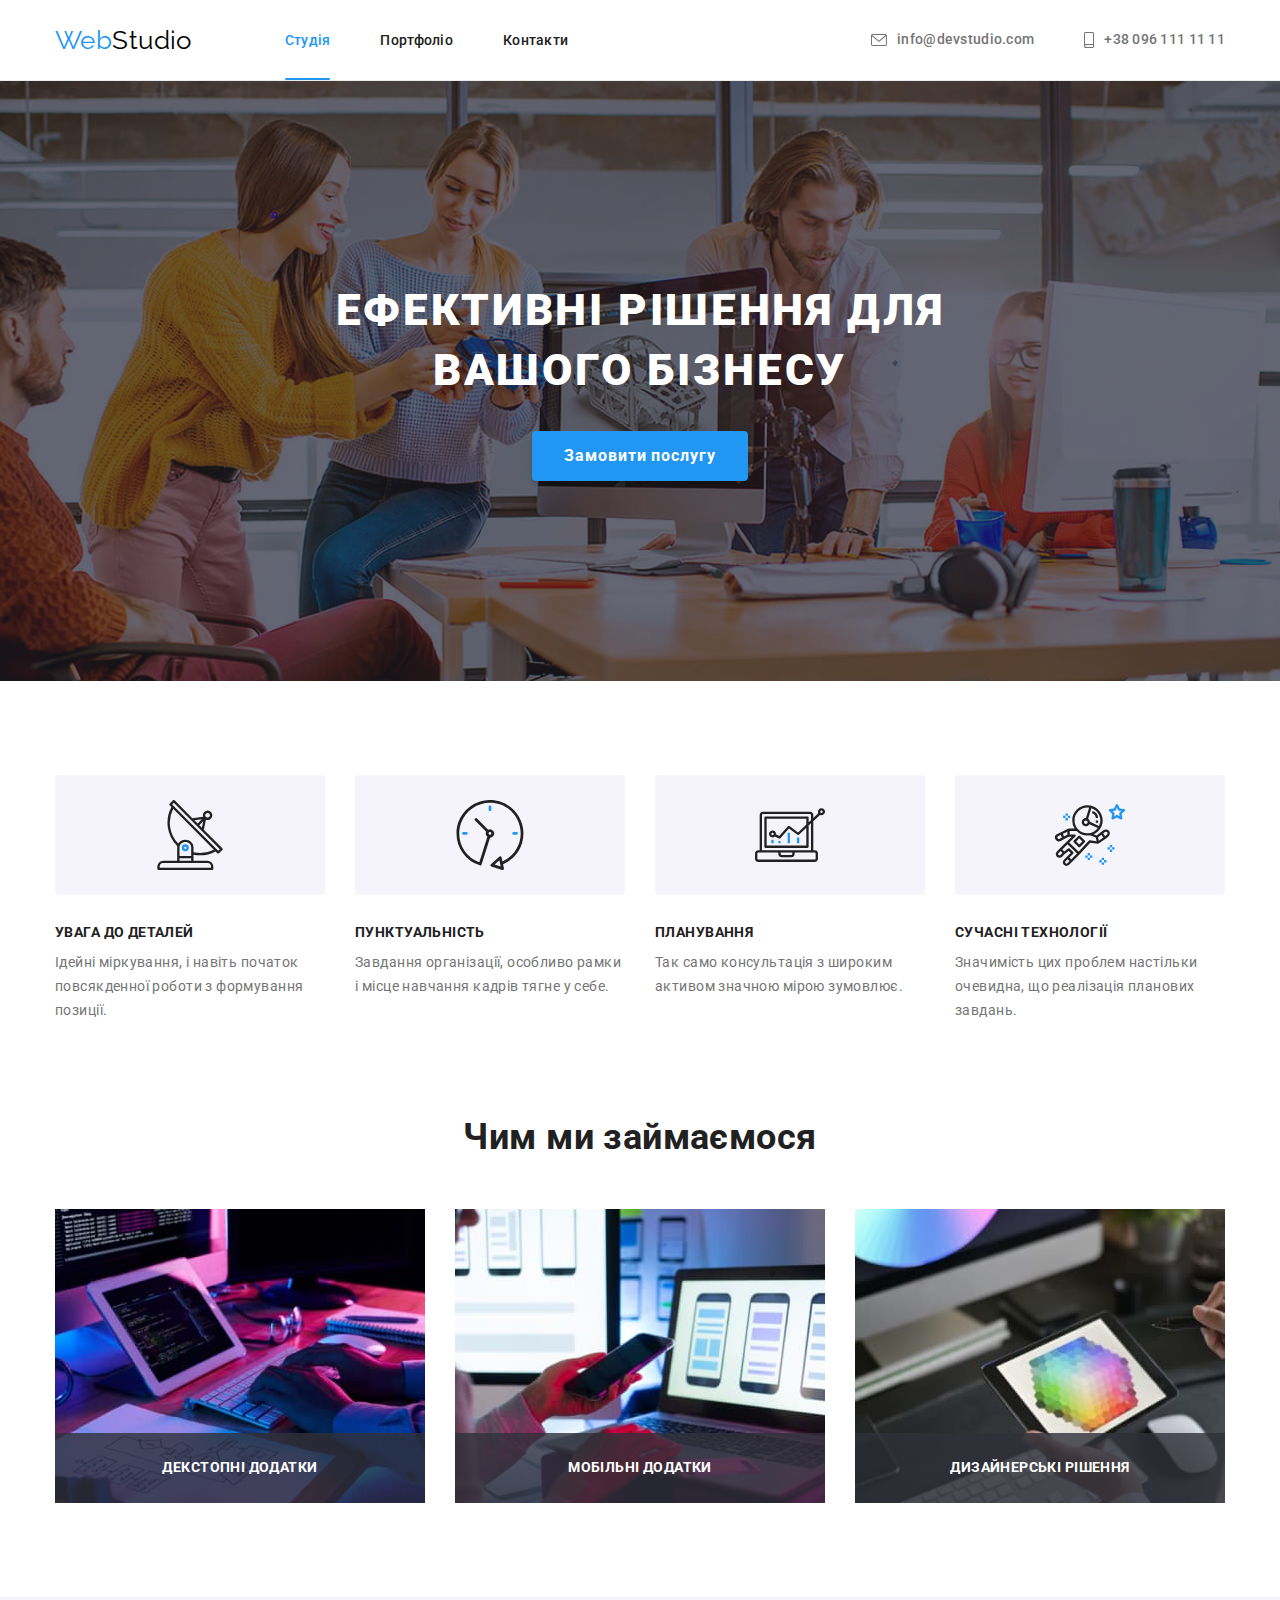
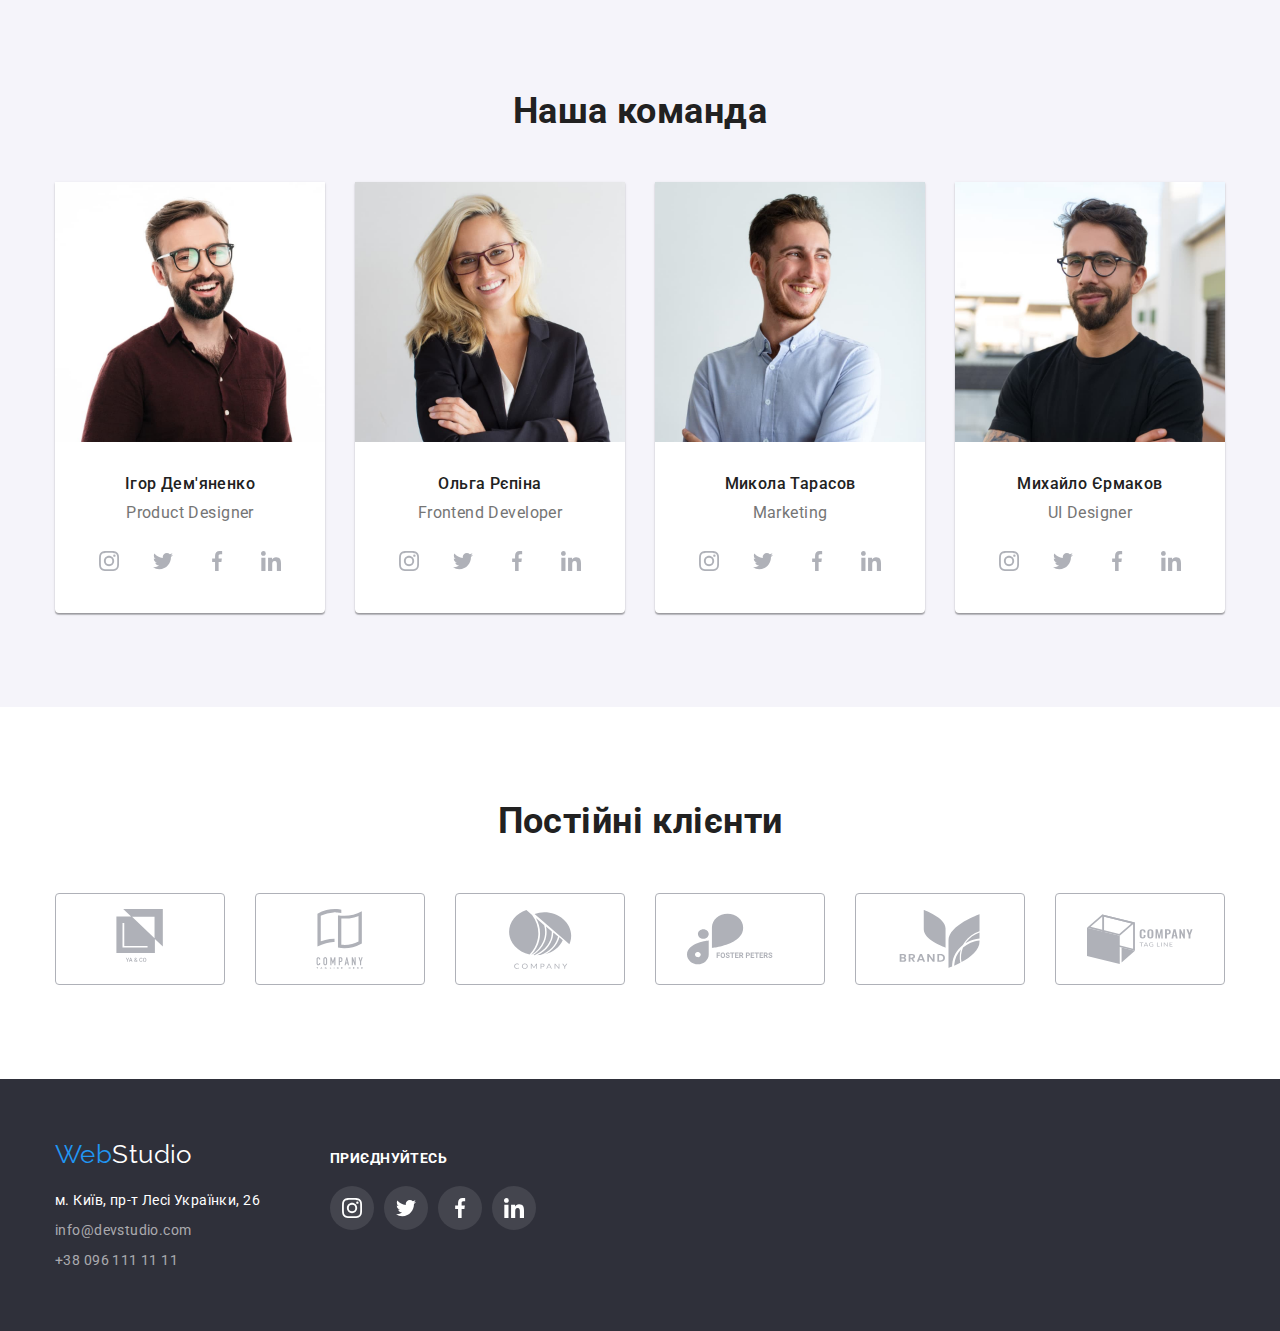
<file: index.html>
<!DOCTYPE html>
<html lang="uk">
  <head>
    <meta charset="utf-8" />
    <meta http-equiv="x-ua-compatible" content="ie=edge" />
    <meta name="viewport" content="width=device-width, initial-scale=1.0" />
    <title>WebStudio</title>

    <link rel="preconnect" href="https://fonts.googleapis.com" />
    <link rel="preconnect" href="https://fonts.gstatic.com" crossorigin />
    <link
      href="https://fonts.googleapis.com/css2?family=Raleway:wght@700&family=Roboto:wght@400;500;700;900&display=swap"
      rel="stylesheet"
    />
    <link
      rel="stylesheet"
      href="https://cdnjs.cloudflare.com/ajax/libs/modern-normalize/1.1.0/modern-normalize.min.css"
    />
    <link rel="stylesheet" href="./css/styles.css" />
  </head>
  <body class="body">
    <header class="header">
      <div class="container main-menu">
        <nav class="nav-menu">
          <a href="./index.html" class="logo"
            >Web<span class="logo-studio">Studio</span></a
          >
          <ul class="site-nav list">
            <li class="item">
              <a href="./index.html" class="link nav-studio current">Студія</a>
            </li>
            <li class="item">
              <a href="./portfolio.html" class="link">Портфоліо</a>
            </li>
            <li class="item"><a href="" class="link">Контакти</a></li>
          </ul>
        </nav>
        <ul class="contacts list">
          <li class="item">
            <a class="contacts-global-icon" href="mailto:info@devstudio.com">
              <svg class="icon-contacts" width="16" height="12">
                <use href="./images/icons.svg#envelope"></use></svg
              >info@devstudio.com</a
            >
          </li>
          <li class="item">
            <a class="contacts-global-icon" href="tel:+380961111111"
              ><svg class="icon-contacts" width="10" height="16">
                <use href="./images/icons.svg#phone"></use></svg
              >+38 096 111 11 11</a
            >
          </li>
        </ul>
      </div>
    </header>
    <main>
      <section class="section-hero">
        <div class="container">
          <h1 class="hero-title">
            Ефективні рішення для <br />
            вашого бізнесу
          </h1>
          <button type="button" class="button primary">Замовити послугу</button>
        </div>
      </section>
      <section class="section">
        <div class="container">
          <h2 class="visually-hidden">Наші принципи</h2>
          <ul class="principles list">
            <li class="item icon-attention">
              <div class="icon-principles-general">
                <svg class="icon-principles" width="70" height="70">
                  <use href="./images/icons.svg#antenna"></use>
                </svg>
              </div>
              <h3 class="title">УВАГА ДО ДЕТАЛЕЙ</h3>
              <p>
                Ідейні міркування, і навіть початок повсякденної роботи з
                формування позиції.
              </p>
            </li>
            <li class="item icon-timing">
              <div class="icon-principles-general">
                <svg class="icon-principles" width="70" height="70">
                  <use href="./images/icons.svg#clock"></use>
                </svg>
              </div>
              <h3 class="title">ПУНКТУАЛЬНІСТЬ</h3>
              <p>
                Завдання організації, особливо рамки і місце навчання кадрів
                тягне у себе.
              </p>
            </li>
            <li class="item icon-planning">
              <div class="icon-principles-general">
                <svg class="icon-principles" width="70" height="70">
                  <use href="./images/icons.svg#diagram"></use>
                </svg>
              </div>
              <h3 class="title">ПЛАНУВАННЯ</h3>
              <p>
                Так само консультація з широким активом значною мірою зумовлює.
              </p>
            </li>
            <li class="item icon-technologies">
              <div class="icon-principles-general">
                <svg class="icon-principles" width="70" height="70">
                  <use href="./images/icons.svg#astronaut"></use>
                </svg>
              </div>
              <h3 class="title">СУЧАСНІ ТЕХНОЛОГІЇ</h3>
              <p>
                Значимість цих проблем настільки очевидна, що реалізація
                планових завдань.
              </p>
            </li>
          </ul>
        </div>
      </section>
      <section class="work section">
        <div class="container">
          <h2 class="section-title">Чим ми займаємося</h2>
          <ul class="work list">
            <li class="work-img">
              <img
                class="image"
                src="./images/box/box1.jpg"
                alt="Написання коду"
                width="370"
              />
              <h3 class="work-title">Декстопні Додатки</h3>
            </li>
            <li class="work-img">
              <img
                class="image"
                src="./images/box/box2.jpg"
                alt="Виготовлення дизайну інтерфейсу"
                width="370"
              />
              <h3 class="work-title">Мобільні Додатки</h3>
            </li>
            <li class="work-img">
              <img
                class="image"
                src="./images/box/box3.jpg"
                alt="Підбір кольорів дизайну"
                width="370"
              />
              <h3 class="work-title">Дизайнерські рішення</h3>
            </li>
          </ul>
        </div>
      </section>
      <section class="section team">
        <div class="container">
          <h2 class="section-title team">Наша команда</h2>
          <ul class="team-list list">
            <li class="photo-card">
              <img
                class="team-member"
                src="./images/team/teammember1.jpg"
                alt="Фото дизайнера"
                width="270"
              />
              <div class="about-team">
                <h3 class="team-list title">Ігор Дем'яненко</h3>
                <p lang="en">Product Designer</p>
                <ul class="social-list list">
                  <li class="social-li">
                    <a class="social-link" href="">
                      <svg class="icon-social" width="20" height="20">
                        <use href="./images/icons.svg#instagram"></use>
                      </svg>
                    </a>
                  </li>
                  <li class="social-li">
                    <a class="social-link" href="">
                      <svg class="icon-social" width="20" height="20">
                        <use href="./images/icons.svg#twitter"></use>
                      </svg>
                    </a>
                  </li>
                  <li class="social-li">
                    <a class="social-link" href="">
                      <svg class="icon-social" width="20" height="20">
                        <use href="./images/icons.svg#facebook"></use>
                      </svg>
                    </a>
                  </li>
                  <li class="social-li">
                    <a class="social-link" href="">
                      <svg class="icon-social" width="20" height="20">
                        <use href="./images/icons.svg#linkedin"></use>
                      </svg>
                    </a>
                  </li>
                </ul>
              </div>
            </li>
            <li class="photo-card">
              <img
                class="team-member"
                src="./images/team/teammember2.jpg"
                alt="Фото розробника фронтенту"
                width="270"
              />
              <div class="about-team">
                <h3 class="team-list title">Ольга Рєпіна</h3>
                <p lang="en">Frontend Developer</p>
                <ul class="social-list list">
                  <li class="social-li">
                    <a class="social-link" href="">
                      <svg class="icon-social" width="20" height="20">
                        <use href="./images/icons.svg#instagram"></use>
                      </svg>
                    </a>
                  </li>
                  <li class="social-li">
                    <a class="social-link" href="">
                      <svg class="icon-social" width="20" height="20">
                        <use href="./images/icons.svg#twitter"></use>
                      </svg>
                    </a>
                  </li>
                  <li class="social-li">
                    <a class="social-link" href="">
                      <svg class="icon-social" width="20" height="20">
                        <use href="./images/icons.svg#facebook"></use>
                      </svg>
                    </a>
                  </li>
                  <li class="social-li">
                    <a class="social-link" href="">
                      <svg class="icon-social" width="20" height="20">
                        <use href="./images/icons.svg#linkedin"></use>
                      </svg>
                    </a>
                  </li>
                </ul>
              </div>
            </li>
            <li class="photo-card">
              <img
                class="team-member"
                src="./images/team/teammember3.jpg"
                alt="Фото маркетолога"
                width="270"
              />
              <div class="about-team">
                <h3 class="team-list title">Микола Тарасов</h3>
                <p lang="en">Marketing</p>
                <ul class="social-list list">
                  <li class="social-li">
                    <a class="social-link" href="">
                      <svg class="icon-social" width="20" height="20">
                        <use href="./images/icons.svg#instagram"></use>
                      </svg>
                    </a>
                  </li>
                  <li class="social-li">
                    <a class="social-link" href="">
                      <svg class="icon-social" width="20" height="20">
                        <use href="./images/icons.svg#twitter"></use>
                      </svg>
                    </a>
                  </li>
                  <li class="social-li">
                    <a class="social-link" href="">
                      <svg class="icon-social" width="20" height="20">
                        <use href="./images/icons.svg#facebook"></use>
                      </svg>
                    </a>
                  </li>
                  <li class="social-li">
                    <a class="social-link" href="">
                      <svg class="icon-social" width="20" height="20">
                        <use href="./images/icons.svg#linkedin"></use>
                      </svg>
                    </a>
                  </li>
                </ul>
              </div>
            </li>
            <li class="photo-card">
              <img
                class="team-member"
                src="./images/team/teammember4.jpg"
                alt="Фото дизайнера інтерфейсу"
                width="270"
              />
              <div class="about-team">
                <h3 class="team-list title">Михайло Єрмаков</h3>
                <p lang="en">UI Designer</p>
                <ul class="social-list list">
                  <li class="social-li">
                    <a class="social-link" href="">
                      <svg class="icon-social" width="20" height="20">
                        <use href="./images/icons.svg#instagram"></use>
                      </svg>
                    </a>
                  </li>
                  <li class="social-li">
                    <a class="social-link" href="">
                      <svg class="icon-social" width="20" height="20">
                        <use href="./images/icons.svg#twitter"></use>
                      </svg>
                    </a>
                  </li>
                  <li class="social-li">
                    <a class="social-link" href="">
                      <svg class="icon-social" width="20" height="20">
                        <use href="./images/icons.svg#facebook"></use>
                      </svg>
                    </a>
                  </li>
                  <li class="social-li">
                    <a class="social-link" href="">
                      <svg class="icon-social" width="20" height="20">
                        <use href="./images/icons.svg#linkedin"></use>
                      </svg>
                    </a>
                  </li>
                </ul>
              </div>
            </li>
          </ul>
        </div>
      </section>
      <section class="section">
        <div class="container">
          <h2 class="section-title">Постійні клієнти</h2>
          <ul class="clients list">
            <li class="clients-list">
              <a class="clients-link" href="">
                <svg class="icon-clients" width="106" height="60">
                  <use href="./images/icons.svg#companyfirst"></use></svg
              ></a>
            </li>
            <li class="clients-list">
              <a class="clients-link" href="">
                <svg class="icon-clients" width="106" height="60">
                  <use href="./images/icons.svg#companysecond"></use>
                </svg>
              </a>
            </li>
            <li class="clients-list">
              <a class="clients-link" href="">
                <svg class="icon-clients" width="106" height="60">
                  <use href="./images/icons.svg#companythird"></use>
                </svg>
              </a>
            </li>
            <li class="clients-list">
              <a class="clients-link" href="">
                <svg class="icon-clients" width="106" height="60">
                  <use href="./images/icons.svg#companyfourth"></use>
                </svg>
              </a>
            </li>
            <li class="clients-list">
              <a class="clients-link" href="">
                <svg class="icon-clients" width="106" height="60">
                  <use href="./images/icons.svg#companyfifth"></use>
                </svg>
              </a>
            </li>
            <li class="clients-list">
              <a class="clients-link" href="">
                <svg class="icon-clients" width="106" height="60">
                  <use href="./images/icons.svg#companysixth"></use>
                </svg>
              </a>
            </li>
          </ul>
        </div>
      </section>
    </main>
    <footer class="footer">
      <div class="container footer-wrap">
        <div class="footer-box">
          <a href="./index.html" class="footer-logo"
            >Web<span class="footer-logo-studio">Studio</span></a
          >
          <address>
            <ul class="address list">
              <li>
                <a
                  class="actual-address"
                  href="https://www.google.com.ua/maps/"
                  target="_blank"
                  rel="noopener noreferrer"
                  >м. Київ, пр-т Лесі Українки, 26</a
                >
              </li>
              <li>
                <a href="mailto:info@devstudio.com" class="address-link-mail"
                  >info@devstudio.com</a
                >
              </li>
              <li>
                <a href="tel:+380961111111" class="address-link-phone"
                  >+38 096 111 11 11</a
                >
              </li>
            </ul>
          </address>
        </div>
        <div class="footer-box">
          <h2 class="footer-social-title">Приєднуйтесь</h2>
          <ul class="footer-social list">
            <li class="footer-li">
              <a class="footer-link" href="">
                <svg class="icon-footer" width="20" height="20">
                  <use href="./images/icons.svg#instagram"></use>
                </svg>
              </a>
            </li>
            <li class="footer-li">
              <a class="footer-link" href="">
                <svg class="icon-footer" width="20" height="20">
                  <use href="./images/icons.svg#twitter"></use>
                </svg>
              </a>
            </li>
            <li class="footer-li">
              <a class="footer-link" href="">
                <svg class="icon-footer" width="20" height="20">
                  <use href="./images/icons.svg#facebook"></use>
                </svg>
              </a>
            </li>
            <li class="footer-li">
              <a class="footer-link" href="">
                <svg class="icon-footer" width="20" height="20">
                  <use href="./images/icons.svg#linkedin"></use>
                </svg>
              </a>
            </li>
          </ul>
        </div>
      </div>
    </footer>
  </body>
</html>
</file>
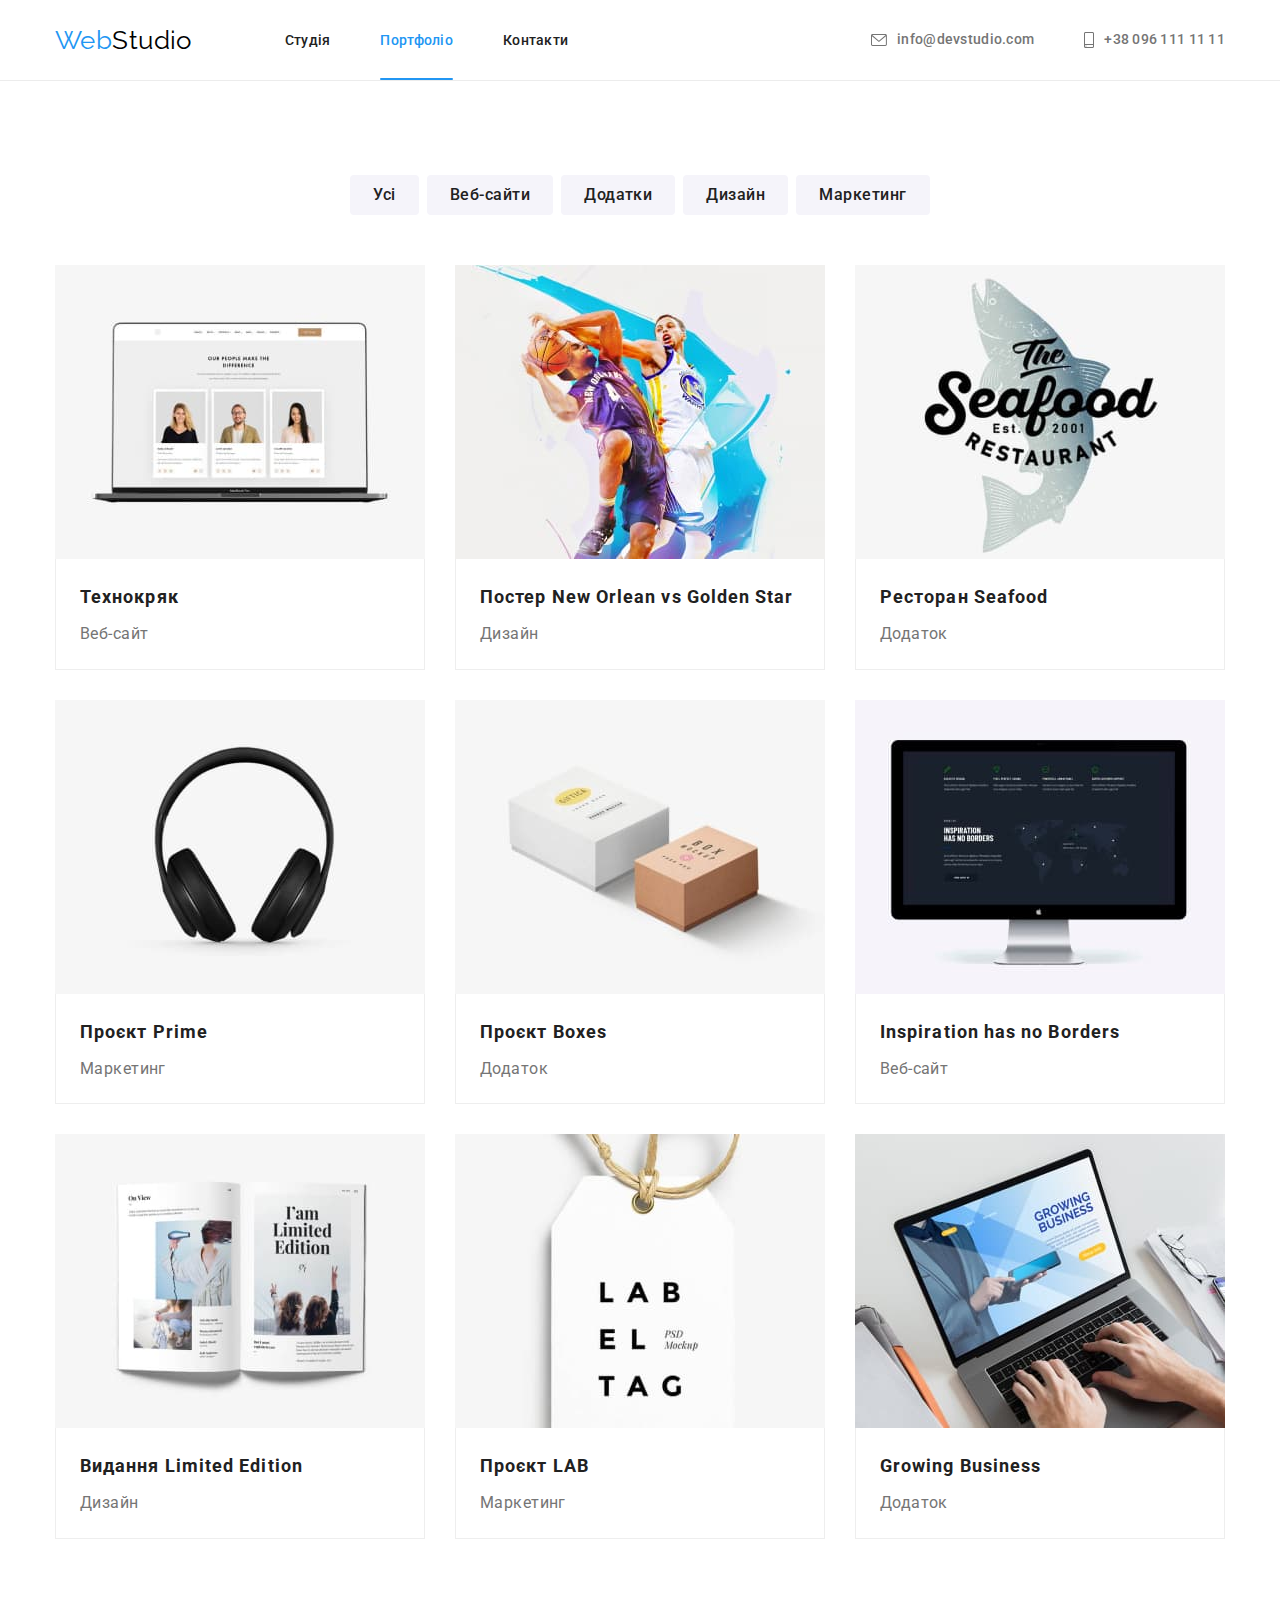
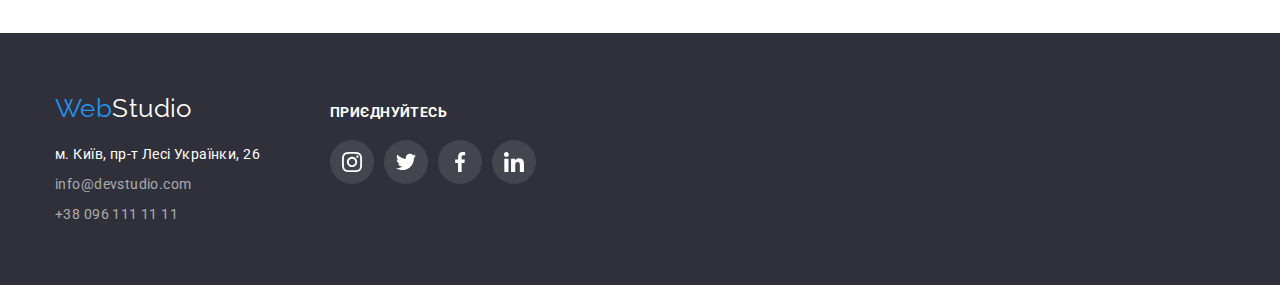
<file: portfolio.html>
<!DOCTYPE html>
<html lang="uk">
  <head>
    <meta charset="utf-8" />
    <meta http-equiv="x-ua-compatible" content="ie=edge" />
    <meta name="viewport" content="width=device-width, initial-scale=1.0" />
    <title>WebStudio</title>
    <link rel="preconnect" href="https://fonts.googleapis.com" />
    <link rel="preconnect" href="https://fonts.gstatic.com" crossorigin />
    <link
      href="https://fonts.googleapis.com/css2?family=Raleway:wght@700&family=Roboto:wght@400;500;700;900&display=swap"
      rel="stylesheet"
    />
    <link
      rel="stylesheet"
      href="https://cdnjs.cloudflare.com/ajax/libs/modern-normalize/1.1.0/modern-normalize.min.css"
    />
    <link rel="stylesheet" href="./css/styles.css" />
  </head>
  <body class="body">
    <header class="header">
      <div class="container main-menu">
        <nav class="nav-menu">
          <a href="./index.html" class="logo"
            >Web<span class="logo-studio">Studio</span></a
          >
          <ul class="site-nav list">
            <li class="item">
              <a href="./index.html" class="link">Студія</a>
            </li>
            <li class="item">
              <a href="./portfolio.html" class="link current">Портфоліо</a>
            </li>
            <li class="item"><a href="" class="link">Контакти</a></li>
          </ul>
        </nav>
        <ul class="contacts list">
          <li class="item">
            <a class="contacts-global-icon" href="mailto:info@devstudio.com">
              <svg class="icon-contacts" width="16px" height="12px">
                <use href="./images/cvg/icons.svg#envelope"></use></svg
              >info@devstudio.com</a
            >
          </li>
          <li class="item">
            <a class="contacts-global-icon" href="tel:+380961111111"
              ><svg class="icon-contacts" width="10px" height="16px">
                <use href="./images/cvg/icons.svg#phone"></use></svg
              >+38 096 111 11 11</a
            >
          </li>
        </ul>
      </div>
    </header>
    <main>
      <section class="section">
        <div class="container">
          <h1 class="visually-hidden">Проекти</h1>
          <ul class="buttons list">
            <li class="item">
              <button type="button" class="button secondary">Усі</button>
            </li>
            <li class="item">
              <button type="button" class="button secondary">Веб-сайти</button>
            </li>
            <li class="item">
              <button type="button" class="button secondary">Додатки</button>
            </li>
            <li class="item">
              <button type="button" class="button secondary">Дизайн</button>
            </li>
            <li class="item">
              <button type="button" class="button secondary">Маркетинг</button>
            </li>
          </ul>
          <ul class="projects list">
            <li class="card">
              <a href="">
                <img
                  class="image"
                  src="./images/projects/website1.jpg"
                  alt="Вебсайт Технокряк"
                  width="370"
                />
                <div class="content">
                  <h2 class="projects-title">Технокряк</h2>
                  <p class="projects-type">Веб-сайт</p>
                </div>
              </a>
            </li>
            <li class="card">
              <a href="">
                <img
                  class="image"
                  src="./images/projects/design1.jpg"
                  alt="Постер з баскетболістами"
                  width="370"
                />
                <div class="content">
                  <h2 class="projects-title">
                    Постер New Orlean vs Golden Star
                  </h2>
                  <p class="projects-type">Дизайн</p>
                </div>
              </a>
            </li>
            <li class="card">
              <a href="">
                <img
                  class="image"
                  src="./images/projects/app1.jpg"
                  alt="Логотип ресторану Seafood"
                  width="370"
                />
                <div class="content">
                  <h2 class="projects-title">Ресторан Seafood</h2>
                  <p class="projects-type">Додаток</p>
                </div>
              </a>
            </li>
            <li class="card">
              <a href="">
                <img
                  class="image"
                  src="./images/projects/marketing1.jpg"
                  alt="Навушники"
                  width="370"
                />
                <div class="content">
                  <h2 class="projects-title">Проєкт Prime</h2>
                  <p class="projects-type">Маркетинг</p>
                </div>
              </a>
            </li>
            <li class="card">
              <a href="">
                <img
                  class="image"
                  src="./images/projects/app2.jpg"
                  alt="Коробки"
                  width="370"
                />
                <div class="content">
                  <h2 class="projects-title">Проєкт Boxes</h2>
                  <p class="projects-type">Додаток</p>
                </div>
              </a>
            </li>
            <li class="card">
              <a href="">
                <img
                  class="image"
                  src="./images/projects/website2.jpg"
                  alt="Монітор комп&#39;ютера"
                  width="370"
                />
                <div class="content">
                  <h2 lang="en" class="projects-title">
                    Inspiration has no Borders
                  </h2>
                  <p class="projects-type">Веб-сайт</p>
                </div>
              </a>
            </li>
            <li class="card">
              <a href="">
                <img
                  class="image"
                  src="./images/projects/design2.jpg"
                  alt="Розгорнутий журнал"
                  width="370"
                />
                <div class="content">
                  <h2 class="projects-title">Видання Limited Edition</h2>
                  <p class="projects-type">Дизайн</p>
                </div>
              </a>
            </li>
            <li class="card">
              <a href="">
                <img
                  class="image"
                  src="./images/projects/marketing2.jpg"
                  alt="Продуктова бірка"
                  width="370"
                />
                <div class="content">
                  <h2 class="projects-title">Проєкт LAB</h2>
                  <p class="projects-type">Маркетинг</p>
                </div>
              </a>
            </li>
            <li class="card">
              <a href="">
                <img
                  class="image"
                  src="./images/projects/app3.jpg"
                  alt="Набирання тексту на ноутбуці"
                  width="370"
                />
                <div class="content">
                  <h2 lang="en" class="projects-title">Growing Business</h2>
                  <p class="projects-type">Додаток</p>
                </div>
              </a>
            </li>
          </ul>
        </div>
      </section>
    </main>
    <footer class="footer">
      <div class="container footer-wrap">
        <div class="footer-box">
          <div class="logo-container">
            <a href="./index.html" class="footer-logo"
              >Web<span class="footer-logo-studio">Studio</span></a
            >
          </div>

          <address>
            <ul class="address list">
              <li>
                <a
                  class="actual-address"
                  href="https://www.google.com.ua/maps/"
                  target="_blank"
                  rel="noopener noreferrer"
                  >м. Київ, пр-т Лесі Українки, 26</a
                >
              </li>
              <li>
                <a href="mailto:info@devstudio.com" class="address-link-mail"
                  >info@devstudio.com</a
                >
              </li>
              <li>
                <a href="tel:+380961111111" class="address-link-phone"
                  >+38 096 111 11 11</a
                >
              </li>
            </ul>
          </address>
        </div>
        <div class="footer-box">
          <h4 class="footer-social-title">Приєднуйтесь</h4>
          <ul class="footer-social list">
            <li class="footer-li">
              <a class="footer-link" href="">
                <svg class="icon-footer" width="20px" height="20px">
                  <use href="./images/cvg/icons.svg#instagram"></use>
                </svg>
              </a>
            </li>
            <li class="footer-li">
              <a class="footer-link" href="">
                <svg class="icon-footer" width="20px" height="20px">
                  <use href="./images/cvg/icons.svg#twitter"></use>
                </svg>
              </a>
            </li>
            <li class="footer-li">
              <a class="footer-link" href="">
                <svg class="icon-footer" width="20px" height="20px">
                  <use href="./images/cvg/icons.svg#facebook"></use>
                </svg>
              </a>
            </li>
            <li class="footer-li">
              <a class="footer-link" href="">
                <svg class="icon-footer" width="20px" height="20px">
                  <use href="./images/cvg/icons.svg#linkedin"></use>
                </svg>
              </a>
            </li>
          </ul>
        </div>
      </div>
    </footer>
  </body>
</html>
</file>
<file: css/styles.css>
:root {
  --primary-text-color: #757575;
  --title-text-color: #212121;
  --accent-color: #2196f3;
  --primary-white-color: #ffffff;
  --background-dark-color: #2f303a;
  --background-grey-color: #f5f4fa;
  --black-color: #000000;
  --footer--link: rgba(255, 255, 255, 0.6);
  --main-button-active: #188ce8;
  --border-color: #ececec;
  --svg-color: #afb1b8;
  --hero-background: rgba(196, 196, 196, 1);
}
/* синій #2196F3  */
/* білий  #FFFFFF */
/* сірий  #757575; */
/* чорний #212121; */
/* колір фону #FFFFFF */
/* колір фону 2  #2F303A; */
/* колір фону 3 #F5F5F5 */
/* колір фону 4  #F5F4FA */

.body {
  background-color: var(--primary-white-color);
  color: var(--primary-text-color);

  font-family: Roboto, sans-serif;
  letter-spacing: 0.03em;
  font-size: 14px;
}

/* --------------------------Скинути крапочки в ул ----------------------------*/
.list {
  list-style: none;
  padding: 0;
  margin: 0;
}
button {
  font-family: inherit;
}

.image {
  display: block;
}
/* ------------------------------стилізація хедеру ------------------------------*/
.header {
  border-bottom: 1px solid var(--border-color);
  
}
.container {
  width: 100%;
  max-width: 1200px;
  margin: 0 auto;
  padding-left: 15px;
  padding-right: 15px;
  /* background-color: yellowgreen; */
}
.section {
  padding-top: 94px;
  padding-bottom: 94px;
}

/* --------------------------стилізація логотипу----------------------------------- */
.logo {
  color: var(--accent-color);
  font-family: Raleway, sans-serif;
  font-size: 26px;
  line-height: 1.19;
  text-decoration: none;
}

.logo-studio {
  color: var(--black-color);
}
.site-nav {
  display: flex;
  margin-left: 93px;
  gap: 50px;
}

/* ----------------------------стилізація навігації --------------------------------*/
.site-nav .link {
  display: block;
  padding-top: 32px;
  padding-bottom: 31px;
  color: var(--title-text-color);

  font-weight: 500;
  line-height: 1.14;
  letter-spacing: 0.02em;
  text-decoration: none;
  
}
.site-nav .link:hover,
.site-nav .link:focus {
  color: var(--accent-color);
}
.site-nav .link.current {
  color: var(--accent-color);
}
.site-nav .item {
  position:relative;
}

.current::after {
  content:'';
  border-radius: 2px;
  height:2px;
  width: 100%;
  background-color: var(--accent-color);
  display:block;
  position: absolute;
  bottom: -1px;;
}
/* --------------------стилізація контактної інформації------------------ */
.contacts a {
  color: var(--primary-text-color);

  font-weight: 500;
  line-height: 1.14;
  letter-spacing: 0.02em;
  text-decoration: none;
}

.contacts {
  display: flex;
  margin-left: auto;
}
.contacts > .item + .item {
  margin-left: 50px;
}
.contacts-global-icon {
  color: var(--primary-text-color);
  display: flex;
  text-align: center;
  justify-content: center;
  padding-top: 32px;
  padding-bottom: 32px;
}

.icon-contacts {
  align-self: center;
  fill: currentColor;
  margin-right: 10px;
}
.contacts-global-icon:hover,
.contacts-global-icon:focus {
  color: var(--accent-color);
  fill: currentColor;
}

.icon-contacts:hover,
.icon-contacts:focus {
  fill: currentColor;
}

.main-menu {
  display: flex;
  align-items: center;
}
.nav-menu {
  display: flex;
  align-items: center;
}
/* -------------------------------------------секція герой------------------------ */

.section-hero {
  padding-top: 200px;
  padding-bottom: 200px;
  margin-left: auto;
  margin-right: auto;
  width: 100%;
  max-width: 1600px;
  height: 600px;
  background-color: var(--hero-background);
  background-image: linear-gradient(
      to right,
      rgba(47, 48, 58, 0.4),
      rgba(47, 48, 58, 0.4)
    ),
    url(../images/hero-photo.jpg);
  background-repeat: no-repeat;
  background-position: center;
  background-size: cover;

  text-align: center;
}

.hero-title {
  margin-top: 0;
  margin-bottom: 30px;

  color: var(--primary-white-color);

  font-weight: 900;
  font-size: 44px;
  line-height: 1.36;
  letter-spacing: 0.06em;
  text-transform: uppercase;
}
/* --------------------------------------------кнопка------------------------------- */
.button {
  background-color: var(--background-grey-color);
  color: var(--title-text-color);
  border: none;
}

.button.primary {
  background-color: var(--accent-color);
  color: var(--primary-white-color);

  font-weight: 700;
  font-size: 16px;
  line-height: 1.87;
  text-align: center;
  letter-spacing: 0.06em;

  padding: 10px 32px;
  border-radius: 4px;
  box-shadow: 0px 4px 4px rgba(0, 0, 0, 0.15);
  min-width: 216px;
}

.button.primary:hover,
.button.primary:focus {
  background-color: var(--main-button-active);
  color: var(--primary-white-color);
  cursor: pointer;
}
/* -----------------------------------------------заголовки секцій --------------------*/
.section-title {
  color: var(--title-text-color);

  font-weight: 700;
  font-size: 36px;
  line-height: 1.16;
  text-align: center;

  margin-top: 0;
  margin-bottom: 50px;
}

/* ------------------------------------------секція наші принципи -------------------------*/
.visually-hidden {
  position: absolute;
  width: 1px;
  height: 1px;
  margin: -1px;
  border: 0;
  padding: 0;
  white-space: nowrap;
  clip-path: inset(100%);
  clip: rect(0 0 0 0);
  overflow: hidden;
}

.principles {
  display: flex;
  gap: 30px;
}
.principles .item {
  width: calc((100% - 60px) 4);
}
.icon-principles-general {
  display: flex;
  justify-content: center;
  align-items: center;
  background-color: var(--background-grey-color);
  border-radius: 4px;
  margin-bottom: 30px;
  width: 270px;
  height: 120px;
}

.principles .title {
  color: var(--title-text-color);

  font-weight: 700;
  font-size: inherit;
  line-height: 1.14;
  text-transform: uppercase;
  margin-top: 0;
  margin-bottom: 10px;
  margin-right: 0;
}
.principles p {
  display: flex;
  width: 270px;
  line-height: 1.71;
  margin: 0;
}

/* -----------------------------------секція чим ми займаємося ---------------------*/
.work {
  display: flex;
  padding-top: 0;
  gap: 30px;
}
.work-img {
  display-basis: calc((100% - 30px) / 3);
  position: relative;
}
.work-title {
  position: absolute;
  bottom:0;
  width:370px;
  height:70px;
  font-weight: 700;
  font-size: inherit;
  line-height: 1.14;
  text-align: center;
  letter-spacing: 0.03em;
  margin:0;
  padding-top: 27px;
  /* padding-bottom: 27px; */
  text-transform: uppercase;
  color: var(--primary-white-color);
  background-image: linear-gradient(
      to right,
      rgba(47, 48, 58, 0.8),
      rgba(47, 48, 58, 0.8)
    );


}
/*------------------------------------------ секція наша команда----------------------- */
.team-list {
  display: flex;
  gap: 30px;
}
.team {
  background-color: var(--background-grey-color);
}

.team-list .title {
  color: var(--title-text-color);
  display: inline-block;

  font-weight: 500;
  font-size: 16px;
  line-height: 1.18;
  margin-top: 0;
  margin-bottom: 10px;
  text-align: center;
}
.photo-card {
  flex-basis: calc((100% - 90px) / 4);
  text-align: center;

  background: #ffffff;
  box-shadow: 0px 1px 3px rgba(0, 0, 0, 0.12), 0px 1px 1px rgba(0, 0, 0, 0.14),
    0px 2px 1px rgba(0, 0, 0, 0.2);
  border-radius: 0px 0px 4px 4px;
}
.about-team {
  padding: 30px 0;
}
.team-list p {
  font-size: 16px;
  line-height: 1.18;
  margin-top: 0;
  margin-bottom: 16px;
  padding-bottom: 0;
}

.social-list {
  display: flex;
  justify-content: center;
  align-items: center;
  gap: 10px;
}
.social-link {
  display: inline-flex;
  justify-content: center;
  align-items: center;
  height: 44px;
  width: 44px;
  border-radius: 50%;
  color: var(--svg-color);
}
.icon-social {
  fill: currentColor;
}
.social-link:hover,
.social-link:focus {
  background-color: var(--accent-color);
  color: var(--primary-white-color);
}

/* ----------------------------------------------------КЛІЄНТИ -------------------------- */

.clients {
  display: flex;
  flex-wrap: no-wrap;
  margin: 0;
  padding: 0;
  gap: 30px;
  list-style: none;
  color: var(--svg-color);
}
.clients-link {
  display: inline-flex;
  justify-content: center;
  align-items: center;
  width: 170px;
  height: 92px;
  border: 1px solid var(--svg-color);
  border-radius: 4px;
  color: var(--svg-color);
}
.icon-clients {
  fill: currentColor;
}

.clients-link:hover,
.clients-link:focus {
  border-color: var(--accent-color);
  color: var(--accent-color);
}

/* -----------------------------------------------підвал сайту--  -------------------------- */
.footer {
  background-color: var(--background-dark-color);
  padding-top: 60px;
  padding-bottom: 60px;
}
.footer .footer-logo {
  display: block;
  margin-bottom: 20px;
  color: var(--accent-color);

  font-family: Raleway, sans-serif;
  font-size: 26px;
  line-height: 1.19;

  text-decoration: none;
}
.footer-logo-studio {
  color: var(--primary-white-color);
}

.address-link-mail {
  color: var(--footer--link);

  text-decoration: none;
  font-style: normal;
  line-height: 1.5;
  display: inline-block;
  margin-bottom: 9px;
}
.actual-address {
  color: var(--primary-white-color);

  text-decoration: none;
  font-style: normal;
  line-height: 1.5;
  display: inline-block;
  margin-bottom: 9px;
}
.address-link-phone {
  color: var(--footer--link);

  text-decoration: none;
  font-style: normal;
  line-height: 1.5;
  display: inline-block;
  margin-bottom: 0;
}

.actual-address:hover,
.actual-address:focus,
.address-link-mail:hover,
.address-link-mail:focus,
.address-link-phone:hover,
.address-link-phone:focus {
  color: var(--accent-color);
}

.footer-wrap {
  display: flex;
  gap: 70px;
  align-items: baseline;
}

.footer-social-title {
  font-weight: 700;
  font-size: 14px;
  line-height: calc(16px / 14px);
  letter-spacing: 0.03em;
  text-transform: uppercase;
  color: var(--primary-white-color);
  margin-bottom: 20px;
  margin-top: 0;
}

.footer-social {
  display: inline-flex;
  gap: 10px;
  justify-content: center;
}


.footer-link {
  display: inline-flex;
  justify-content: center;
  align-items: center;
  width: 44px;
  height: 44px;
  border-radius: 50%;
  background-color: rgba(255, 255, 255, 0.1);
  color: var(--primary-white-color);
}
.icon-footer {
  fill: currentColor;
}
.footer-li a:focus,
.footer-li a:hover {
  background-color: var(--accent-color);
  fill: var(--primary-white-color);
  outline: transparent;
}
/* -------------------------------------------сторінка портфоліо -----------------------------*/
.buttons {
  display: flex;
  justify-content: center;
  align-items: center;
  margin-bottom: 50px;
}
.buttons .item + .item {
  margin-left: 8px;
}

.button.secondary {
  background-color: var(--background-grey-color);
  color: var(--title-text-color);

  font-weight: 500;
  font-size: 16px;
  line-height: 1.6;
  text-align: center;
  letter-spacing: 0.03em;

  border-radius: 4px;
  padding: 6px 22px;
  border: 1px solid transparent;
}
.button.secondary:hover,
.button.secondary:focus {
  background-color: var(--accent-color);
  color: var(--primary-white-color);
  cursor: pointer;
  box-shadow: 0px 3px 1px rgba(0, 0, 0, 0.1), 0px 1px 2px rgba(0, 0, 0, 0.08),
    0px 2px 2px rgba(0, 0, 0, 0.12);
}

/* --------------------------------------Наші проекти --------------------------------- */
.projects {
  display: flex;
  flex-wrap: wrap;
  gap: 30px;
}

.card {
  display: flex;
  width: calc((100% - 60px) / 3);
}

.card a:hover,
.card a:focus {
  box-shadow: 1px 4px 6px 0px rgba(0, 0, 0, 0.16),
    0px 4px 4px 0px rgba(0, 0, 0, 0.06), 0px 1px 1px 0px rgba(0, 0, 0, 0.12);
}
.projects a {
  text-decoration: none;
}

.projects-title {
  color: var(--title-text-color);

  font-weight: 700;
  font-size: 18px;
  line-height: 2;
  letter-spacing: 0.06em;
  margin-top: 0;
  margin-bottom: 4px;
}
.projects-type {
  color: var(--primary-text-color);

  font-size: 16px;
  line-height: 1.87;
  margin: 0;
}

.content {
  padding: 20px 24px;

  border: 1px solid #eeeeee;
  border-top: none;
  background-color: var(--primary-white-color);
}
</file>
